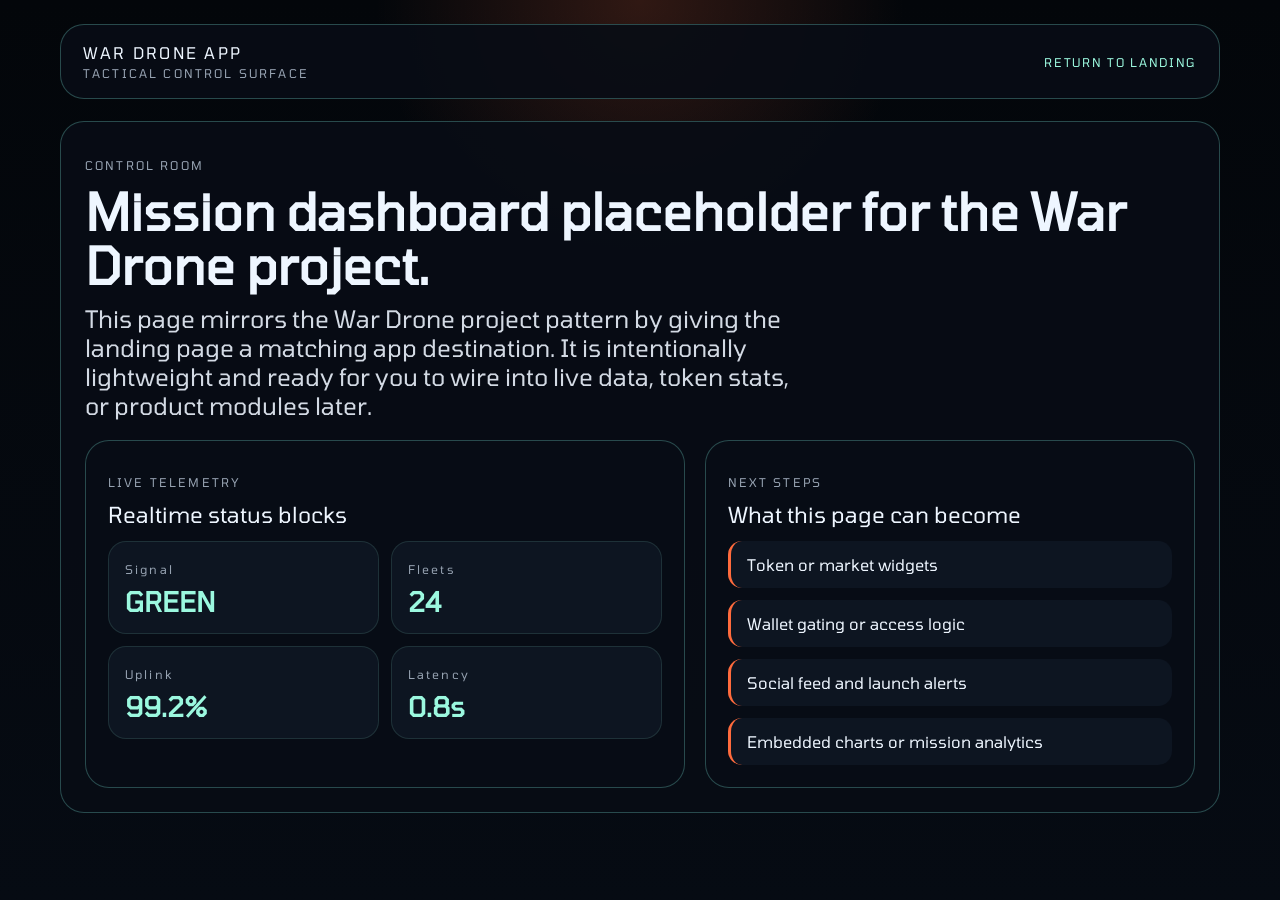
<file: app/index.html>
<!DOCTYPE html>
<html lang="en">
<head>
  <meta charset="UTF-8">
  <meta name="viewport" content="width=device-width, initial-scale=1.0">
  <title>War Drone App</title>
  <style>
    @font-face {
      font-family: "Tomorrow";
      src: url("../assets/Tomorrow-Regular.f73b893ce0687684ef1d293.19c63e19ae4dabeefaf62961ace83cfb.ttf");
    }

    :root {
      --bg: #04070d;
      --panel: #0a101a;
      --line: rgba(125, 235, 221, 0.28);
      --glow: #9bf8df;
      --accent: #ff6b3d;
      --text: #eef6ff;
      --muted: #96a2b1;
    }

    * {
      box-sizing: border-box;
    }

    body {
      margin: 0;
      min-height: 100vh;
      background:
        radial-gradient(circle at top, rgba(255, 107, 61, 0.18), transparent 24%),
        linear-gradient(180deg, #03060a 0%, #060b13 100%);
      color: var(--text);
      font-family: "Tomorrow", sans-serif;
      padding: 24px;
    }

    a {
      color: inherit;
      text-decoration: none;
    }

    .shell {
      width: min(1160px, 100%);
      margin: 0 auto;
    }

    .topbar,
    .panel,
    .card {
      border: 1px solid var(--line);
      background: rgba(8, 13, 22, 0.9);
      border-radius: 24px;
    }

    .topbar {
      display: flex;
      justify-content: space-between;
      gap: 20px;
      align-items: center;
      padding: 18px 22px;
      margin-bottom: 22px;
    }

    .brand {
      display: flex;
      flex-direction: column;
      gap: 4px;
    }

    .brand strong,
    .title,
    .card h2,
    .back {
      font-family: "Tomorrow", sans-serif;
    }

    .brand strong {
      letter-spacing: 0.14em;
      font-size: 16px;
      font-weight: 400;
    }

    .brand span,
    .label {
      color: var(--muted);
      font-size: 12px;
      letter-spacing: 0.18em;
    }

    .back {
      color: var(--glow);
      font-size: 12px;
      letter-spacing: 0.14em;
    }

    .panel {
      padding: 24px;
    }

    .title {
      margin: 0 0 12px;
      font-size: clamp(2rem, 4vw, 3.8rem);
      line-height: 1.05;
    }

    .summary {
      margin: 0;
      font-size: 1.5rem;
      color: #d3dae4;
      max-width: 720px;
    }

    .grid {
      display: grid;
      grid-template-columns: 1.1fr 0.9fr;
      gap: 20px;
      margin-top: 20px;
    }

    .card {
      padding: 22px;
    }

    .card h2 {
      margin: 10px 0 14px;
      font-size: 1.35rem;
      font-weight: 400;
    }

    .telemetry {
      display: grid;
      grid-template-columns: repeat(2, minmax(0, 1fr));
      gap: 12px;
    }

    .metric {
      padding: 16px;
      border: 1px solid rgba(155, 248, 223, 0.12);
      border-radius: 18px;
      background: #0d1521;
    }

    .metric strong {
      display: block;
      margin-top: 8px;
      font-size: 1.7rem;
      color: var(--glow);
    }

    .stack {
      display: grid;
      gap: 12px;
    }

    .stack div {
      padding: 14px 16px;
      border-left: 3px solid var(--accent);
      background: #0d1521;
      border-radius: 14px;
    }

    @media (max-width: 860px) {
      body {
        padding: 14px;
      }

      .topbar,
      .grid {
        grid-template-columns: 1fr;
      }

      .topbar {
        flex-direction: column;
        align-items: flex-start;
      }

      .telemetry {
        grid-template-columns: 1fr;
      }
    }
  </style>
</head>
<body>
  <div class="shell">
    <header class="topbar">
      <div class="brand">
        <strong>WAR DRONE APP</strong>
        <span>TACTICAL CONTROL SURFACE</span>
      </div>
      <a class="back" href="../">RETURN TO LANDING</a>
    </header>

    <section class="panel">
      <p class="label">CONTROL ROOM</p>
      <h1 class="title">Mission dashboard placeholder for the War Drone project.</h1>
      <p class="summary">
        This page mirrors the War Drone project pattern by giving the landing page a matching app destination.
        It is intentionally lightweight and ready for you to wire into live data, token stats, or product modules later.
      </p>

      <div class="grid">
        <article class="card">
          <p class="label">LIVE TELEMETRY</p>
          <h2>Realtime status blocks</h2>
          <div class="telemetry">
            <div class="metric">
              <span class="label">Signal</span>
              <strong>GREEN</strong>
            </div>
            <div class="metric">
              <span class="label">Fleets</span>
              <strong>24</strong>
            </div>
            <div class="metric">
              <span class="label">Uplink</span>
              <strong>99.2%</strong>
            </div>
            <div class="metric">
              <span class="label">Latency</span>
              <strong>0.8s</strong>
            </div>
          </div>
        </article>

        <article class="card">
          <p class="label">NEXT STEPS</p>
          <h2>What this page can become</h2>
          <div class="stack">
            <div>Token or market widgets</div>
            <div>Wallet gating or access logic</div>
            <div>Social feed and launch alerts</div>
            <div>Embedded charts or mission analytics</div>
          </div>
        </article>
      </div>
    </section>
  </div>
</body>
</html>
</file>
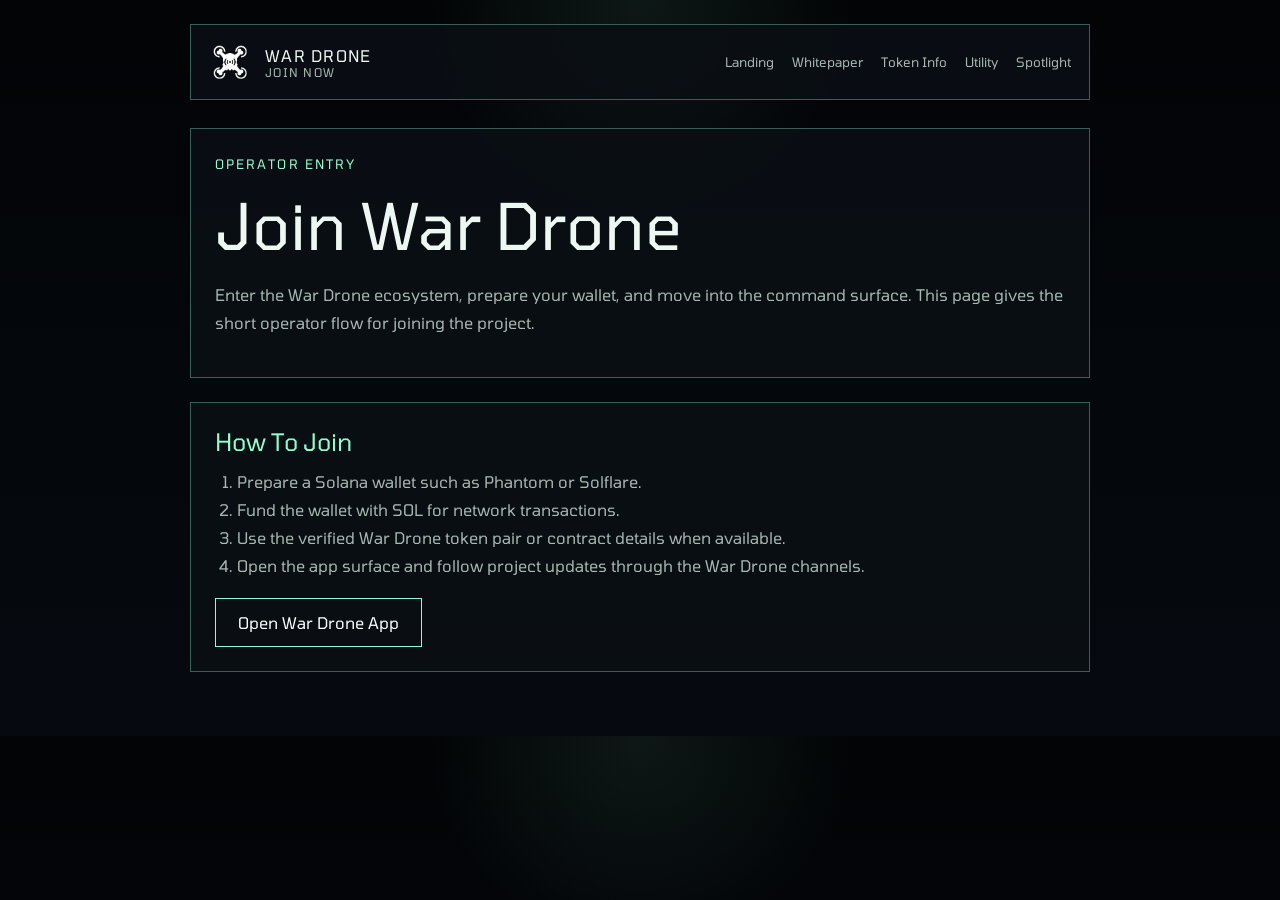
<file: join-now.html>
<!DOCTYPE html>
<html lang="en">
<head>
  <meta charset="UTF-8">
  <meta name="viewport" content="width=device-width, initial-scale=1.0">
  <title>Join War Drone</title>
  <link rel="icon" type="image/png" href="assets/favicon.png">
  <style>
    @font-face { font-family: "Tomorrow"; src: url("assets/Tomorrow-Regular.f73b893ce0687684ef1d293.19c63e19ae4dabeefaf62961ace83cfb.ttf"); }
    :root { --panel:rgba(10,15,20,.9); --line:rgba(146,252,207,.34); --text:#eef8f3; --muted:#a8b8b1; --accent:#92fccf; }
    * { box-sizing:border-box; }
    body { margin:0; font-family:"Tomorrow",sans-serif; color:var(--text); background:radial-gradient(circle at top, rgba(146,252,207,.08), transparent 22%), linear-gradient(180deg,#020406 0%,#060a10 100%); }
    a { color:inherit; text-decoration:none; }
    .page { width:min(900px, calc(100% - 32px)); margin:0 auto; padding:24px 0 64px; }
    .topbar, .hero, .panel { border:1px solid var(--line); background:var(--panel); }
    .topbar { display:flex; justify-content:space-between; align-items:center; gap:20px; margin-bottom:28px; padding:16px 18px; }
    .brand { display:flex; align-items:center; gap:14px; text-transform:uppercase; letter-spacing:.08em; }
    .brand img { width:42px; height:42px; }
    .topbar nav { display:flex; gap:18px; flex-wrap:wrap; font-size:13px; color:var(--muted); }
    .hero, .panel { padding:24px; }
    .hero { margin-bottom:24px; }
    .eyebrow { display:inline-block; margin-bottom:14px; color:var(--accent); font-size:13px; letter-spacing:.16em; text-transform:uppercase; }
    h1, h2 { margin:0; font-weight:400; }
    h1 { font-size:clamp(2rem, 5vw, 4rem); margin-bottom:18px; }
    h2 { margin-bottom:12px; color:var(--accent); font-size:24px; }
    p, li { color:var(--muted); line-height:1.75; }
    ol { margin:12px 0 0; padding-left:22px; }
    .cta { display:inline-block; margin-top:18px; padding:14px 22px; border:1px solid var(--accent); color:#fff; }
  </style>
</head>
<body>
  <div class="page">
    <header class="topbar">
      <div class="brand">
        <img src="assets/favicon.png" alt="War Drone logo">
        <div><div>War Drone</div><div style="color: var(--muted); font-size: 12px;">Join Now</div></div>
      </div>
      <nav>
        <a href="index.html">Landing</a>
        <a href="whitepaper.html">Whitepaper</a>
        <a href="token-info.html">Token Info</a>
        <a href="utility.html">Utility</a>
        <a href="spotlight.html">Spotlight</a>
      </nav>
    </header>
    <section class="hero">
      <span class="eyebrow">Operator Entry</span>
      <h1>Join War Drone</h1>
      <p>Enter the War Drone ecosystem, prepare your wallet, and move into the command surface. This page gives the short operator flow for joining the project.</p>
    </section>
    <section class="panel">
      <h2>How To Join</h2>
      <ol>
        <li>Prepare a Solana wallet such as Phantom or Solflare.</li>
        <li>Fund the wallet with SOL for network transactions.</li>
        <li>Use the verified War Drone token pair or contract details when available.</li>
        <li>Open the app surface and follow project updates through the War Drone channels.</li>
      </ol>
      <a class="cta" href="app/">Open War Drone App</a>
    </section>
  </div>
</body>
</html>
</file>
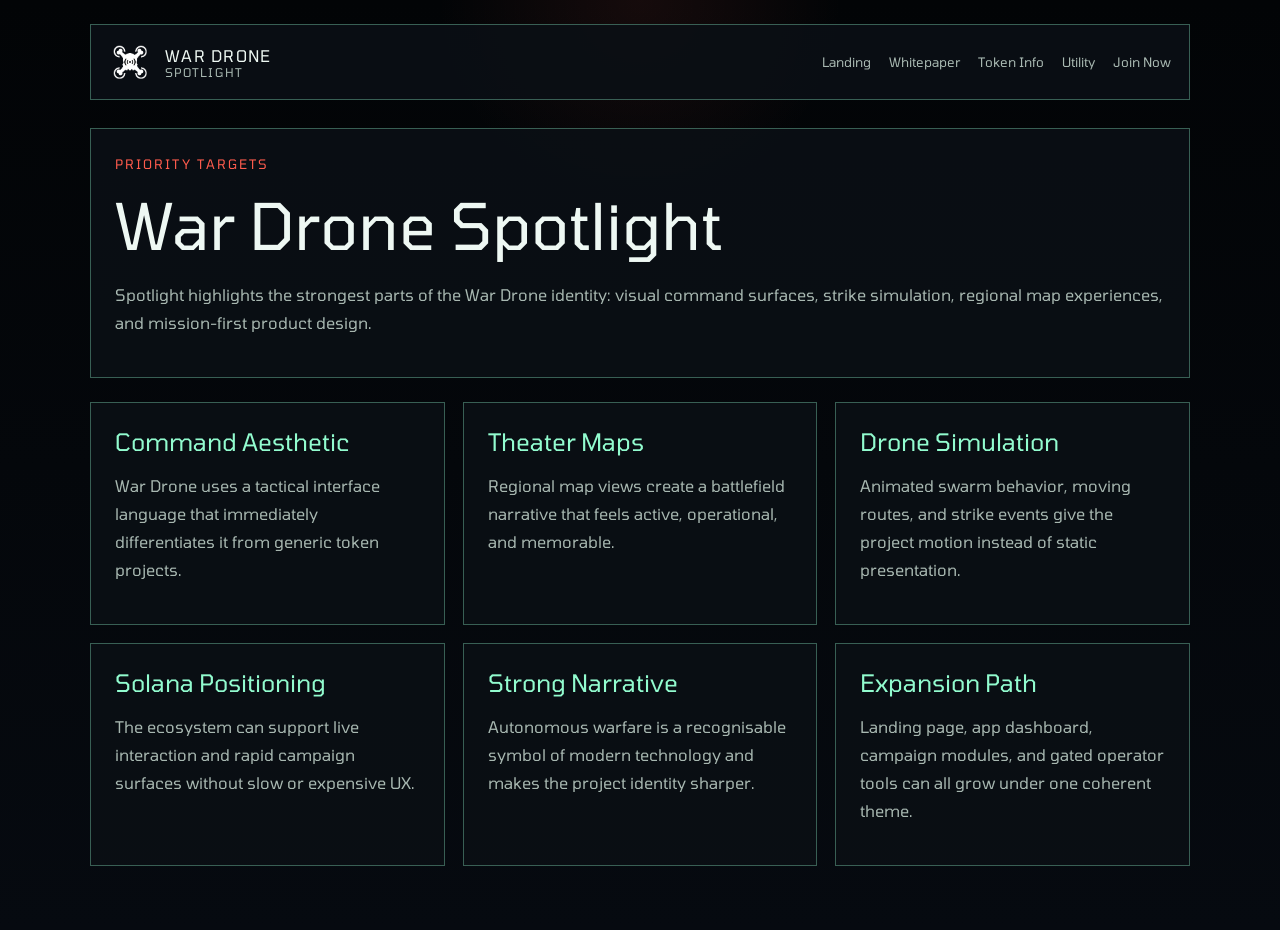
<file: spotlight.html>
<!DOCTYPE html>
<html lang="en">
<head>
  <meta charset="UTF-8">
  <meta name="viewport" content="width=device-width, initial-scale=1.0">
  <title>War Drone Spotlight</title>
  <link rel="icon" type="image/png" href="assets/favicon.png">
  <style>
    @font-face { font-family: "Tomorrow"; src: url("assets/Tomorrow-Regular.f73b893ce0687684ef1d293.19c63e19ae4dabeefaf62961ace83cfb.ttf"); }
    :root { --panel:rgba(10,15,20,.9); --line:rgba(146,252,207,.34); --text:#eef8f3; --muted:#a8b8b1; --accent:#92fccf; --accent2:#ff5c4d; }
    * { box-sizing:border-box; }
    body { margin:0; font-family:"Tomorrow",sans-serif; color:var(--text); background:radial-gradient(circle at top, rgba(255,92,77,.08), transparent 18%), linear-gradient(180deg,#020406 0%,#060a10 100%); }
    a { color:inherit; text-decoration:none; }
    .page { width:min(1100px, calc(100% - 32px)); margin:0 auto; padding:24px 0 64px; }
    .topbar, .panel { border:1px solid var(--line); background:var(--panel); }
    .topbar { display:flex; justify-content:space-between; align-items:center; gap:20px; margin-bottom:28px; padding:16px 18px; }
    .brand { display:flex; align-items:center; gap:14px; text-transform:uppercase; letter-spacing:.08em; }
    .brand img { width:42px; height:42px; }
    .topbar nav { display:flex; gap:18px; flex-wrap:wrap; font-size:13px; color:var(--muted); }
    .hero, .cards article { padding:24px; }
    .hero { border:1px solid var(--line); background:var(--panel); margin-bottom:24px; }
    .eyebrow { display:inline-block; margin-bottom:14px; color:var(--accent2); font-size:13px; letter-spacing:.16em; text-transform:uppercase; }
    h1, h2 { margin:0; font-weight:400; }
    h1 { font-size:clamp(2rem, 5vw, 4rem); margin-bottom:18px; }
    h2 { margin-bottom:12px; color:var(--accent); font-size:24px; }
    p, li { color:var(--muted); line-height:1.75; }
    .cards { display:grid; grid-template-columns:repeat(3,minmax(0,1fr)); gap:18px; }
    .cards article { border:1px solid var(--line); background:var(--panel); }
    @media (max-width: 880px) { .cards { grid-template-columns:1fr; } }
  </style>
</head>
<body>
  <div class="page">
    <header class="topbar">
      <div class="brand">
        <img src="assets/favicon.png" alt="War Drone logo">
        <div><div>War Drone</div><div style="color: var(--muted); font-size: 12px;">Spotlight</div></div>
      </div>
      <nav>
        <a href="index.html">Landing</a>
        <a href="whitepaper.html">Whitepaper</a>
        <a href="token-info.html">Token Info</a>
        <a href="utility.html">Utility</a>
        <a href="join-now.html">Join Now</a>
      </nav>
    </header>
    <section class="hero">
      <span class="eyebrow">Priority Targets</span>
      <h1>War Drone Spotlight</h1>
      <p>Spotlight highlights the strongest parts of the War Drone identity: visual command surfaces, strike simulation, regional map experiences, and mission-first product design.</p>
    </section>
    <section class="cards">
      <article>
        <h2>Command Aesthetic</h2>
        <p>War Drone uses a tactical interface language that immediately differentiates it from generic token projects.</p>
      </article>
      <article>
        <h2>Theater Maps</h2>
        <p>Regional map views create a battlefield narrative that feels active, operational, and memorable.</p>
      </article>
      <article>
        <h2>Drone Simulation</h2>
        <p>Animated swarm behavior, moving routes, and strike events give the project motion instead of static presentation.</p>
      </article>
      <article>
        <h2>Solana Positioning</h2>
        <p>The ecosystem can support live interaction and rapid campaign surfaces without slow or expensive UX.</p>
      </article>
      <article>
        <h2>Strong Narrative</h2>
        <p>Autonomous warfare is a recognisable symbol of modern technology and makes the project identity sharper.</p>
      </article>
      <article>
        <h2>Expansion Path</h2>
        <p>Landing page, app dashboard, campaign modules, and gated operator tools can all grow under one coherent theme.</p>
      </article>
    </section>
  </div>
</body>
</html>
</file>
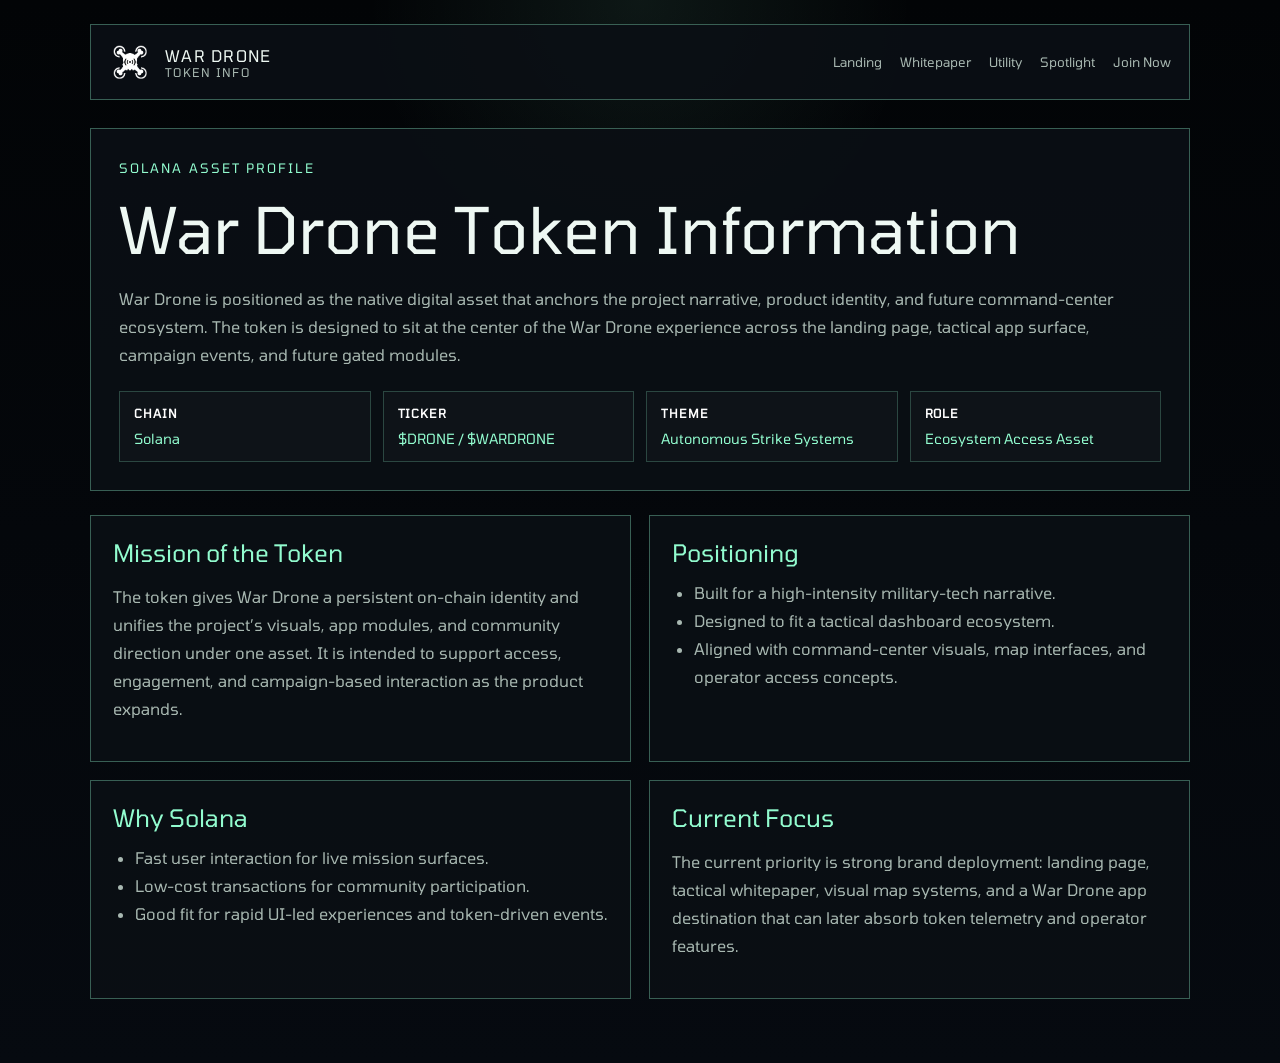
<file: token-info.html>
<!DOCTYPE html>
<html lang="en">
<head>
  <meta charset="UTF-8">
  <meta name="viewport" content="width=device-width, initial-scale=1.0">
  <title>War Drone Token Info</title>
  <link rel="icon" type="image/png" href="assets/favicon.png">
  <style>
    @font-face {
      font-family: "Tomorrow";
      src: url("assets/Tomorrow-Regular.f73b893ce0687684ef1d293.19c63e19ae4dabeefaf62961ace83cfb.ttf");
    }
    :root {
      --bg: #05080c;
      --panel: rgba(10, 15, 20, 0.9);
      --line: rgba(146, 252, 207, 0.34);
      --text: #eef8f3;
      --muted: #a8b8b1;
      --accent: #92fccf;
    }
    * { box-sizing: border-box; }
    body {
      margin: 0;
      font-family: "Tomorrow", sans-serif;
      color: var(--text);
      background:
        radial-gradient(circle at top, rgba(146, 252, 207, 0.08), transparent 22%),
        linear-gradient(180deg, #020406 0%, #060a10 100%);
    }
    a { color: inherit; text-decoration: none; }
    .page { width: min(1100px, calc(100% - 32px)); margin: 0 auto; padding: 24px 0 64px; }
    .topbar, .panel { border: 1px solid var(--line); background: var(--panel); }
    .topbar {
      display: flex; justify-content: space-between; align-items: center; gap: 20px;
      margin-bottom: 28px; padding: 16px 18px;
    }
    .brand { display: flex; align-items: center; gap: 14px; text-transform: uppercase; letter-spacing: .08em; }
    .brand img { width: 42px; height: 42px; }
    .topbar nav { display: flex; gap: 18px; flex-wrap: wrap; font-size: 13px; color: var(--muted); }
    .hero, .grid-card { border: 1px solid var(--line); background: var(--panel); }
    .hero { padding: 28px; margin-bottom: 24px; }
    .eyebrow { display: inline-block; margin-bottom: 14px; color: var(--accent); font-size: 13px; letter-spacing: .16em; text-transform: uppercase; }
    h1, h2, h3 { margin: 0; font-weight: 400; }
    h1 { font-size: clamp(2rem, 5vw, 4rem); margin-bottom: 18px; }
    p, li { color: var(--muted); line-height: 1.75; }
    .grid { display: grid; grid-template-columns: repeat(2, minmax(0, 1fr)); gap: 18px; }
    .grid-card { padding: 22px; }
    .grid-card h2 { margin-bottom: 12px; color: var(--accent); font-size: 24px; }
    ul { margin: 12px 0 0; padding-left: 22px; }
    .token-boxes { display: grid; grid-template-columns: repeat(4, minmax(0, 1fr)); gap: 12px; margin-top: 22px; }
    .token-box { padding: 14px; border: 1px solid rgba(146,252,207,.22); background: rgba(255,255,255,.02); }
    .token-box strong { display: block; margin-bottom: 8px; font-size: 12px; color: #fff; letter-spacing: .08em; text-transform: uppercase; }
    .token-box span { color: var(--accent); font-size: 14px; }
    @media (max-width: 880px) {
      .grid, .token-boxes { grid-template-columns: 1fr; }
    }
  </style>
</head>
<body>
  <div class="page">
    <header class="topbar">
      <div class="brand">
        <img src="assets/favicon.png" alt="War Drone logo">
        <div>
          <div>War Drone</div>
          <div style="color: var(--muted); font-size: 12px;">Token Info</div>
        </div>
      </div>
      <nav>
        <a href="index.html">Landing</a>
        <a href="whitepaper.html">Whitepaper</a>
        <a href="utility.html">Utility</a>
        <a href="spotlight.html">Spotlight</a>
        <a href="join-now.html">Join Now</a>
      </nav>
    </header>

    <section class="hero">
      <span class="eyebrow">Solana Asset Profile</span>
      <h1>War Drone Token Information</h1>
      <p>
        War Drone is positioned as the native digital asset that anchors the project narrative, product identity,
        and future command-center ecosystem. The token is designed to sit at the center of the War Drone experience
        across the landing page, tactical app surface, campaign events, and future gated modules.
      </p>
      <div class="token-boxes">
        <div class="token-box"><strong>Chain</strong><span>Solana</span></div>
        <div class="token-box"><strong>Ticker</strong><span>$DRONE / $WARDRONE</span></div>
        <div class="token-box"><strong>Theme</strong><span>Autonomous Strike Systems</span></div>
        <div class="token-box"><strong>Role</strong><span>Ecosystem Access Asset</span></div>
      </div>
    </section>

    <section class="grid">
      <article class="grid-card">
        <h2>Mission of the Token</h2>
        <p>
          The token gives War Drone a persistent on-chain identity and unifies the project’s visuals, app modules,
          and community direction under one asset. It is intended to support access, engagement, and campaign-based
          interaction as the product expands.
        </p>
      </article>
      <article class="grid-card">
        <h2>Positioning</h2>
        <ul>
          <li>Built for a high-intensity military-tech narrative.</li>
          <li>Designed to fit a tactical dashboard ecosystem.</li>
          <li>Aligned with command-center visuals, map interfaces, and operator access concepts.</li>
        </ul>
      </article>
      <article class="grid-card">
        <h2>Why Solana</h2>
        <ul>
          <li>Fast user interaction for live mission surfaces.</li>
          <li>Low-cost transactions for community participation.</li>
          <li>Good fit for rapid UI-led experiences and token-driven events.</li>
        </ul>
      </article>
      <article class="grid-card">
        <h2>Current Focus</h2>
        <p>
          The current priority is strong brand deployment: landing page, tactical whitepaper, visual map systems,
          and a War Drone app destination that can later absorb token telemetry and operator features.
        </p>
      </article>
    </section>
  </div>
</body>
</html>
</file>
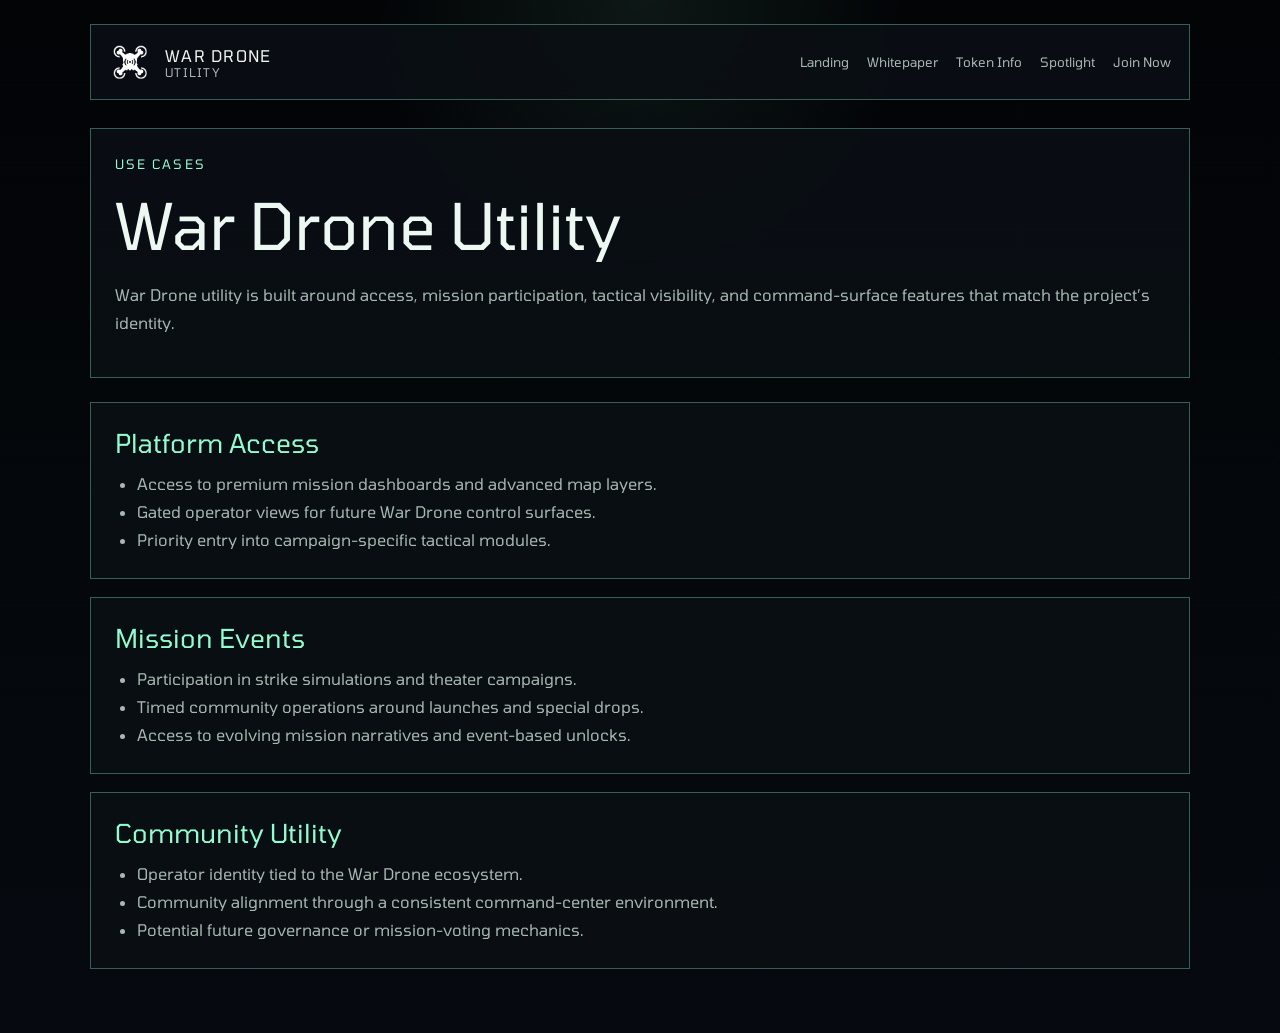
<file: utility.html>
<!DOCTYPE html>
<html lang="en">
<head>
  <meta charset="UTF-8">
  <meta name="viewport" content="width=device-width, initial-scale=1.0">
  <title>War Drone Utility</title>
  <link rel="icon" type="image/png" href="assets/favicon.png">
  <style>
    @font-face { font-family: "Tomorrow"; src: url("assets/Tomorrow-Regular.f73b893ce0687684ef1d293.19c63e19ae4dabeefaf62961ace83cfb.ttf"); }
    :root { --bg:#05080c; --panel:rgba(10,15,20,.9); --line:rgba(146,252,207,.34); --text:#eef8f3; --muted:#a8b8b1; --accent:#92fccf; }
    * { box-sizing:border-box; }
    body { margin:0; font-family:"Tomorrow",sans-serif; color:var(--text); background:radial-gradient(circle at top, rgba(146,252,207,.08), transparent 22%), linear-gradient(180deg,#020406 0%,#060a10 100%); }
    a { color:inherit; text-decoration:none; }
    .page { width:min(1100px, calc(100% - 32px)); margin:0 auto; padding:24px 0 64px; }
    .topbar, .panel { border:1px solid var(--line); background:var(--panel); }
    .topbar { display:flex; justify-content:space-between; align-items:center; gap:20px; margin-bottom:28px; padding:16px 18px; }
    .brand { display:flex; align-items:center; gap:14px; text-transform:uppercase; letter-spacing:.08em; }
    .brand img { width:42px; height:42px; }
    .topbar nav { display:flex; gap:18px; flex-wrap:wrap; font-size:13px; color:var(--muted); }
    .hero, .panel { padding:24px; }
    .hero { margin-bottom:24px; }
    .eyebrow { display:inline-block; margin-bottom:14px; color:var(--accent); font-size:13px; letter-spacing:.16em; text-transform:uppercase; }
    h1, h2, h3 { margin:0; font-weight:400; }
    h1 { font-size:clamp(2rem, 5vw, 4rem); margin-bottom:18px; }
    h2 { margin-bottom:12px; font-size:26px; color:var(--accent); }
    p, li { color:var(--muted); line-height:1.75; }
    .stack { display:grid; gap:18px; }
    ul { margin:12px 0 0; padding-left:22px; }
  </style>
</head>
<body>
  <div class="page">
    <header class="topbar">
      <div class="brand">
        <img src="assets/favicon.png" alt="War Drone logo">
        <div><div>War Drone</div><div style="color: var(--muted); font-size: 12px;">Utility</div></div>
      </div>
      <nav>
        <a href="index.html">Landing</a>
        <a href="whitepaper.html">Whitepaper</a>
        <a href="token-info.html">Token Info</a>
        <a href="spotlight.html">Spotlight</a>
        <a href="join-now.html">Join Now</a>
      </nav>
    </header>
    <section class="hero panel">
      <span class="eyebrow">Use Cases</span>
      <h1>War Drone Utility</h1>
      <p>War Drone utility is built around access, mission participation, tactical visibility, and command-surface features that match the project’s identity.</p>
    </section>
    <section class="stack">
      <article class="panel">
        <h2>Platform Access</h2>
        <ul>
          <li>Access to premium mission dashboards and advanced map layers.</li>
          <li>Gated operator views for future War Drone control surfaces.</li>
          <li>Priority entry into campaign-specific tactical modules.</li>
        </ul>
      </article>
      <article class="panel">
        <h2>Mission Events</h2>
        <ul>
          <li>Participation in strike simulations and theater campaigns.</li>
          <li>Timed community operations around launches and special drops.</li>
          <li>Access to evolving mission narratives and event-based unlocks.</li>
        </ul>
      </article>
      <article class="panel">
        <h2>Community Utility</h2>
        <ul>
          <li>Operator identity tied to the War Drone ecosystem.</li>
          <li>Community alignment through a consistent command-center environment.</li>
          <li>Potential future governance or mission-voting mechanics.</li>
        </ul>
      </article>
    </section>
  </div>
</body>
</html>
</file>
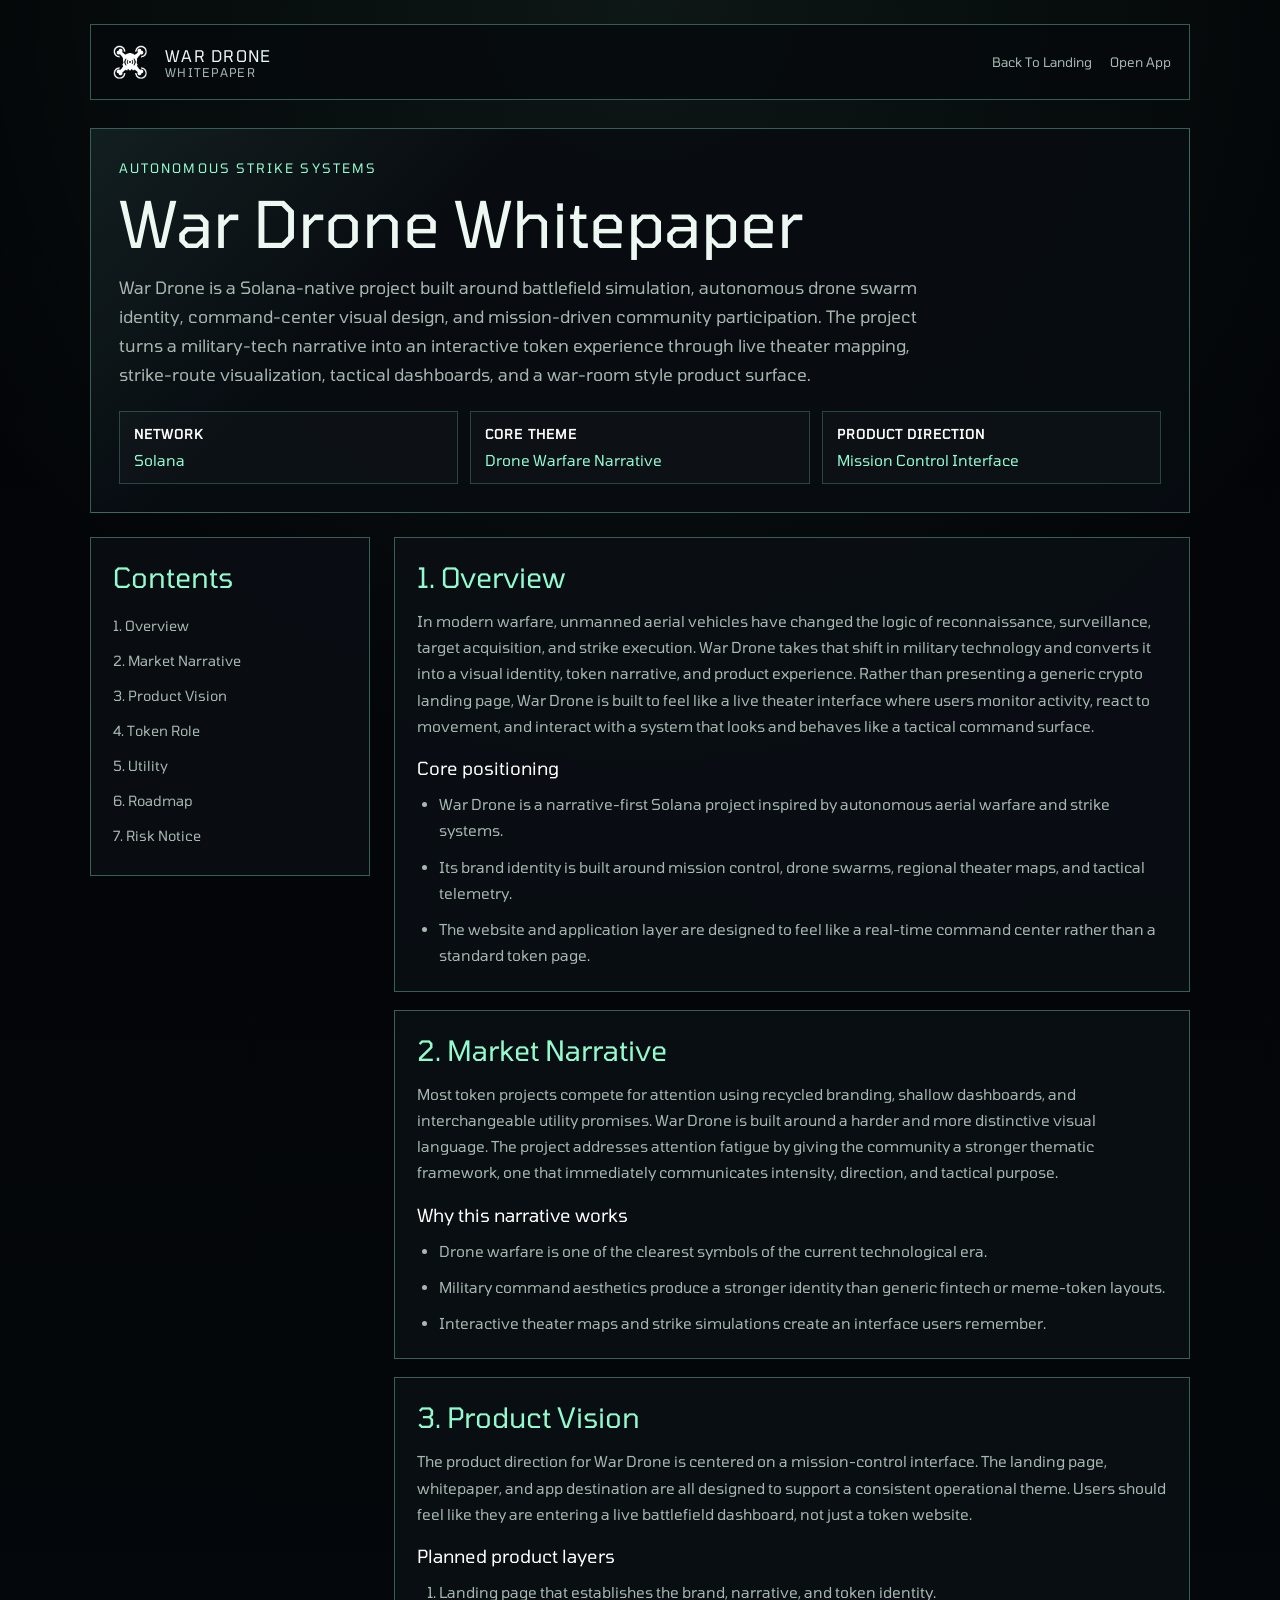
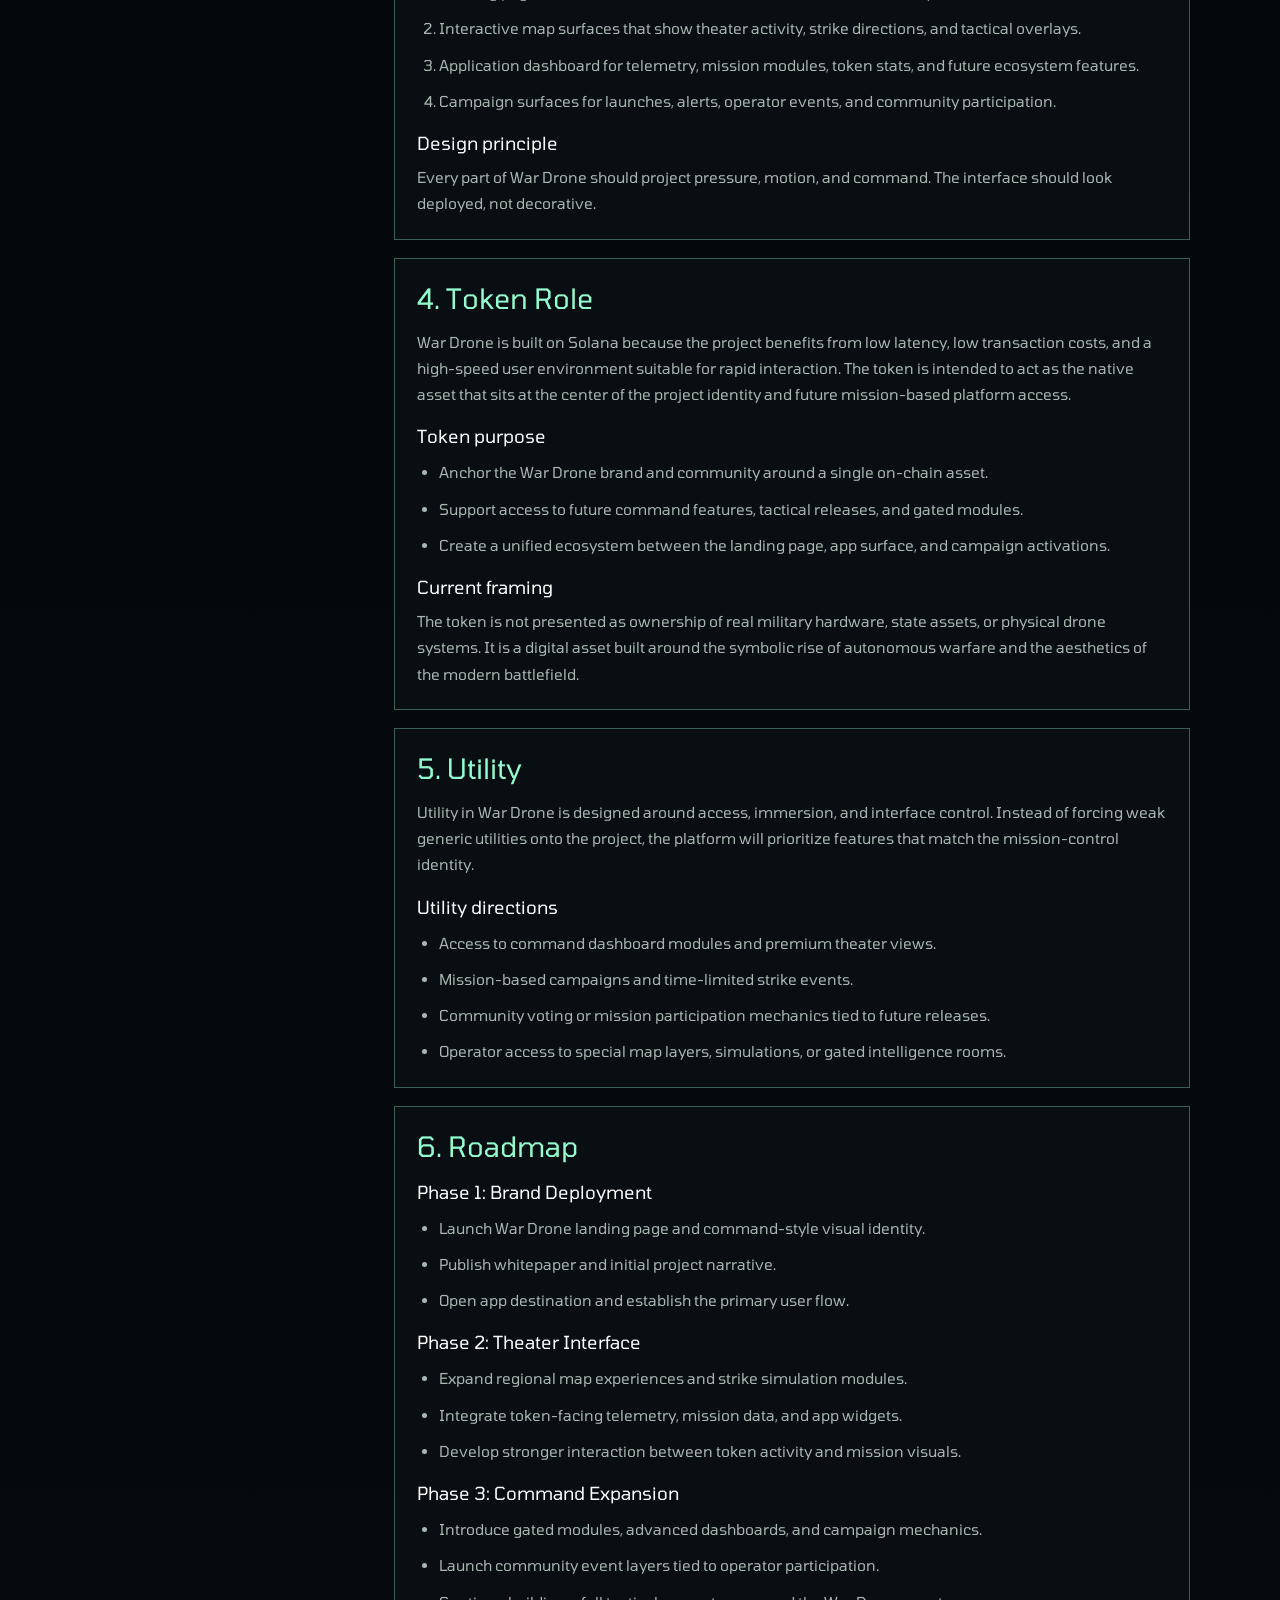
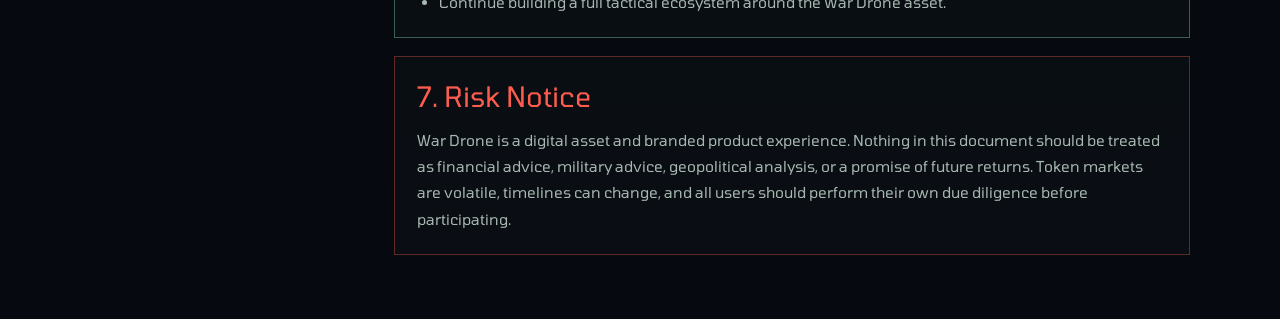
<file: whitepaper.html>
<!DOCTYPE html>
<html lang="en">
<head>
  <meta charset="UTF-8">
  <meta name="viewport" content="width=device-width, initial-scale=1.0">
  <title>War Drone Whitepaper</title>
  <link rel="icon" type="image/png" href="assets/favicon.png">
  <style>
    @font-face {
      font-family: "Tomorrow";
      src: url("assets/Tomorrow-Regular.f73b893ce0687684ef1d293.19c63e19ae4dabeefaf62961ace83cfb.ttf");
    }

    :root {
      --bg: #05080c;
      --panel: rgba(10, 15, 20, 0.9);
      --line: rgba(146, 252, 207, 0.34);
      --text: #eef8f3;
      --muted: #a8b8b1;
      --accent: #92fccf;
      --accent-2: #ff5c4d;
    }

    * {
      box-sizing: border-box;
    }

    html {
      scroll-behavior: smooth;
    }

    body {
      margin: 0;
      font-family: "Tomorrow", sans-serif;
      color: var(--text);
      background:
        radial-gradient(circle at top, rgba(146, 252, 207, 0.08), transparent 22%),
        linear-gradient(180deg, #020406 0%, #060a10 100%);
    }

    a {
      color: inherit;
      text-decoration: none;
    }

    .page {
      width: min(1100px, calc(100% - 32px));
      margin: 0 auto;
      padding: 24px 0 64px;
    }

    .topbar {
      display: flex;
      justify-content: space-between;
      align-items: center;
      gap: 20px;
      margin-bottom: 28px;
      padding: 16px 18px;
      border: 1px solid var(--line);
      background: rgba(5, 9, 13, 0.82);
    }

    .brand {
      display: flex;
      align-items: center;
      gap: 14px;
      letter-spacing: 0.08em;
      text-transform: uppercase;
    }

    .brand img {
      width: 42px;
      height: 42px;
    }

    .topbar nav {
      display: flex;
      gap: 18px;
      flex-wrap: wrap;
      font-size: 13px;
      color: var(--muted);
    }

    .hero,
    .panel {
      border: 1px solid var(--line);
      background: var(--panel);
    }

    .hero {
      padding: 28px;
      margin-bottom: 24px;
      background:
        linear-gradient(135deg, rgba(146, 252, 207, 0.08), transparent 30%),
        rgba(8, 12, 18, 0.92);
    }

    .eyebrow {
      display: inline-block;
      margin-bottom: 14px;
      color: var(--accent);
      font-size: 13px;
      letter-spacing: 0.16em;
      text-transform: uppercase;
    }

    h1,
    h2,
    h3 {
      margin: 0;
      font-weight: 400;
    }

    h1 {
      font-size: clamp(2rem, 5vw, 4.4rem);
      line-height: 1.02;
      margin-bottom: 18px;
    }

    .hero p {
      max-width: 820px;
      margin: 0;
      color: var(--muted);
      font-size: 17px;
      line-height: 1.7;
    }

    .grid {
      display: grid;
      grid-template-columns: 280px minmax(0, 1fr);
      gap: 24px;
    }

    .toc {
      position: sticky;
      top: 20px;
      align-self: start;
      padding: 18px;
    }

    .toc h2 {
      margin-bottom: 14px;
      font-size: 18px;
      color: var(--accent);
    }

    .toc a {
      display: block;
      padding: 9px 0;
      color: var(--muted);
      font-size: 14px;
    }

    .content {
      display: grid;
      gap: 18px;
    }

    .panel {
      padding: 22px;
    }

    .panel h2 {
      margin-bottom: 14px;
      font-size: 28px;
      color: var(--accent);
    }

    .panel h3 {
      margin: 18px 0 10px;
      font-size: 18px;
      color: #ffffff;
    }

    .panel p,
    .panel li {
      margin: 0;
      color: var(--muted);
      font-size: 15px;
      line-height: 1.75;
    }

    .panel ul,
    .panel ol {
      margin: 12px 0 0;
      padding-left: 22px;
      display: grid;
      gap: 10px;
    }

    .statline {
      display: grid;
      grid-template-columns: repeat(3, minmax(0, 1fr));
      gap: 12px;
      margin-top: 22px;
    }

    .stat {
      padding: 14px;
      border: 1px solid rgba(146, 252, 207, 0.22);
      background: rgba(255, 255, 255, 0.02);
    }

    .stat strong {
      display: block;
      margin-bottom: 8px;
      color: #ffffff;
      font-size: 13px;
      letter-spacing: 0.08em;
      text-transform: uppercase;
    }

    .stat span {
      color: var(--accent);
      font-size: 15px;
    }

    .warning {
      border-color: rgba(255, 92, 77, 0.35);
    }

    .warning h2 {
      color: var(--accent-2);
    }

    @media (max-width: 880px) {
      .grid {
        grid-template-columns: 1fr;
      }

      .toc {
        position: static;
      }

      .statline {
        grid-template-columns: 1fr;
      }
    }
  </style>
</head>
<body>
  <div class="page">
    <header class="topbar">
      <div class="brand">
        <img src="assets/favicon.png" alt="War Drone logo">
        <div>
          <div>War Drone</div>
          <div style="color: var(--muted); font-size: 12px;">Whitepaper</div>
        </div>
      </div>
      <nav>
        <a href="index.html">Back To Landing</a>
        <a href="app/">Open App</a>
      </nav>
    </header>

    <section class="hero">
      <span class="eyebrow">Autonomous Strike Systems</span>
      <h1>War Drone Whitepaper</h1>
      <p>
        War Drone is a Solana-native project built around battlefield simulation, autonomous drone swarm identity,
        command-center visual design, and mission-driven community participation. The project turns a military-tech
        narrative into an interactive token experience through live theater mapping, strike-route visualization,
        tactical dashboards, and a war-room style product surface.
      </p>
      <div class="statline">
        <div class="stat">
          <strong>Network</strong>
          <span>Solana</span>
        </div>
        <div class="stat">
          <strong>Core Theme</strong>
          <span>Drone Warfare Narrative</span>
        </div>
        <div class="stat">
          <strong>Product Direction</strong>
          <span>Mission Control Interface</span>
        </div>
      </div>
    </section>

    <div class="grid">
      <aside class="toc panel">
        <h2>Contents</h2>
        <a href="#overview">1. Overview</a>
        <a href="#problem">2. Market Narrative</a>
        <a href="#product">3. Product Vision</a>
        <a href="#token">4. Token Role</a>
        <a href="#utility">5. Utility</a>
        <a href="#roadmap">6. Roadmap</a>
        <a href="#risk">7. Risk Notice</a>
      </aside>

      <main class="content">
        <section class="panel" id="overview">
          <h2>1. Overview</h2>
          <p>
            In modern warfare, unmanned aerial vehicles have changed the logic of reconnaissance, surveillance,
            target acquisition, and strike execution. War Drone takes that shift in military technology and converts
            it into a visual identity, token narrative, and product experience. Rather than presenting a generic
            crypto landing page, War Drone is built to feel like a live theater interface where users monitor
            activity, react to movement, and interact with a system that looks and behaves like a tactical command
            surface.
          </p>
          <h3>Core positioning</h3>
          <ul>
            <li>War Drone is a narrative-first Solana project inspired by autonomous aerial warfare and strike systems.</li>
            <li>Its brand identity is built around mission control, drone swarms, regional theater maps, and tactical telemetry.</li>
            <li>The website and application layer are designed to feel like a real-time command center rather than a standard token page.</li>
          </ul>
        </section>

        <section class="panel" id="problem">
          <h2>2. Market Narrative</h2>
          <p>
            Most token projects compete for attention using recycled branding, shallow dashboards, and interchangeable
            utility promises. War Drone is built around a harder and more distinctive visual language. The project
            addresses attention fatigue by giving the community a stronger thematic framework, one that immediately
            communicates intensity, direction, and tactical purpose.
          </p>
          <h3>Why this narrative works</h3>
          <ul>
            <li>Drone warfare is one of the clearest symbols of the current technological era.</li>
            <li>Military command aesthetics produce a stronger identity than generic fintech or meme-token layouts.</li>
            <li>Interactive theater maps and strike simulations create an interface users remember.</li>
          </ul>
        </section>

        <section class="panel" id="product">
          <h2>3. Product Vision</h2>
          <p>
            The product direction for War Drone is centered on a mission-control interface. The landing page, whitepaper,
            and app destination are all designed to support a consistent operational theme. Users should feel like they
            are entering a live battlefield dashboard, not just a token website.
          </p>
          <h3>Planned product layers</h3>
          <ol>
            <li>Landing page that establishes the brand, narrative, and token identity.</li>
            <li>Interactive map surfaces that show theater activity, strike directions, and tactical overlays.</li>
            <li>Application dashboard for telemetry, mission modules, token stats, and future ecosystem features.</li>
            <li>Campaign surfaces for launches, alerts, operator events, and community participation.</li>
          </ol>
          <h3>Design principle</h3>
          <p>
            Every part of War Drone should project pressure, motion, and command. The interface should look deployed,
            not decorative.
          </p>
        </section>

        <section class="panel" id="token">
          <h2>4. Token Role</h2>
          <p>
            War Drone is built on Solana because the project benefits from low latency, low transaction costs, and a
            high-speed user environment suitable for rapid interaction. The token is intended to act as the native asset
            that sits at the center of the project identity and future mission-based platform access.
          </p>
          <h3>Token purpose</h3>
          <ul>
            <li>Anchor the War Drone brand and community around a single on-chain asset.</li>
            <li>Support access to future command features, tactical releases, and gated modules.</li>
            <li>Create a unified ecosystem between the landing page, app surface, and campaign activations.</li>
          </ul>
          <h3>Current framing</h3>
          <p>
            The token is not presented as ownership of real military hardware, state assets, or physical drone systems.
            It is a digital asset built around the symbolic rise of autonomous warfare and the aesthetics of the modern
            battlefield.
          </p>
        </section>

        <section class="panel" id="utility">
          <h2>5. Utility</h2>
          <p>
            Utility in War Drone is designed around access, immersion, and interface control. Instead of forcing weak
            generic utilities onto the project, the platform will prioritize features that match the mission-control
            identity.
          </p>
          <h3>Utility directions</h3>
          <ul>
            <li>Access to command dashboard modules and premium theater views.</li>
            <li>Mission-based campaigns and time-limited strike events.</li>
            <li>Community voting or mission participation mechanics tied to future releases.</li>
            <li>Operator access to special map layers, simulations, or gated intelligence rooms.</li>
          </ul>
        </section>

        <section class="panel" id="roadmap">
          <h2>6. Roadmap</h2>
          <h3>Phase 1: Brand Deployment</h3>
          <ul>
            <li>Launch War Drone landing page and command-style visual identity.</li>
            <li>Publish whitepaper and initial project narrative.</li>
            <li>Open app destination and establish the primary user flow.</li>
          </ul>
          <h3>Phase 2: Theater Interface</h3>
          <ul>
            <li>Expand regional map experiences and strike simulation modules.</li>
            <li>Integrate token-facing telemetry, mission data, and app widgets.</li>
            <li>Develop stronger interaction between token activity and mission visuals.</li>
          </ul>
          <h3>Phase 3: Command Expansion</h3>
          <ul>
            <li>Introduce gated modules, advanced dashboards, and campaign mechanics.</li>
            <li>Launch community event layers tied to operator participation.</li>
            <li>Continue building a full tactical ecosystem around the War Drone asset.</li>
          </ul>
        </section>

        <section class="panel warning" id="risk">
          <h2>7. Risk Notice</h2>
          <p>
            War Drone is a digital asset and branded product experience. Nothing in this document should be treated as
            financial advice, military advice, geopolitical analysis, or a promise of future returns. Token markets are
            volatile, timelines can change, and all users should perform their own due diligence before participating.
          </p>
        </section>
      </main>
    </div>
  </div>
</body>
</html>
</file>
